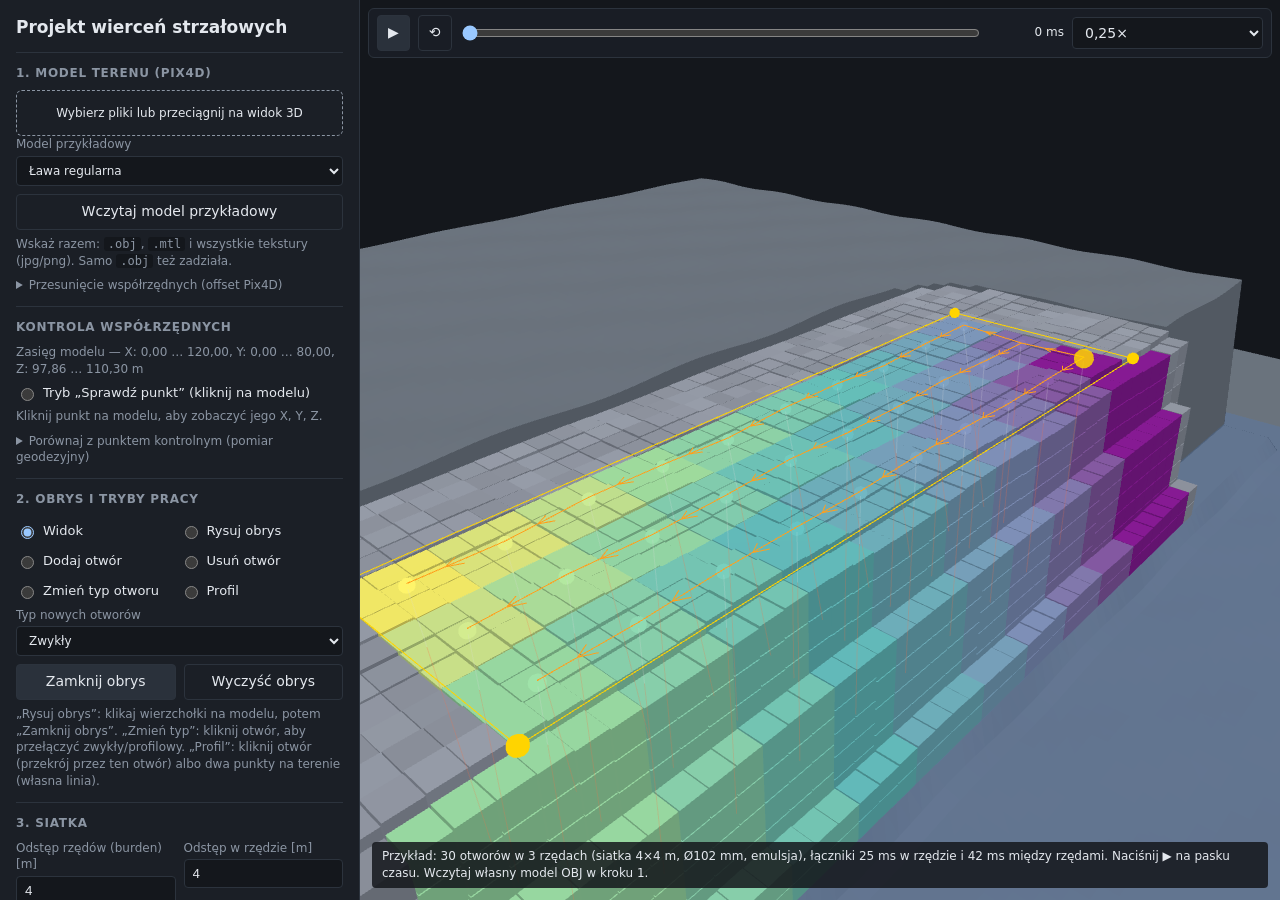
<file: index.html>
<!doctype html>
<html lang="pl">
<head>
<meta charset="utf-8">
<meta name="viewport" content="width=device-width, initial-scale=1">
<title>Projekt wierceń strzałowych</title>
<link rel="stylesheet" href="style.css">
<script type="importmap">
{ "imports": { "three": "./vendor/three/three.module.js", "three/addons/": "./vendor/three/examples/jsm/" } }
</script>
</head>
<body>
<div id="app">
  <aside id="panel">
    <h1>Projekt wierceń strzałowych</h1>

    <section>
      <h2>1. Model terenu (Pix4D)</h2>
      <label class="file">
        <input type="file" id="files" multiple accept=".obj,.mtl,.xyz,.jpg,.jpeg,.png,.tif,.tiff">
        <span>Wybierz pliki lub przeciągnij na widok 3D</span>
      </label>
      <label>Model przykładowy<select id="sampleKind"><option value="lawa">Ława regularna</option><option value="natural">Ściana naturalna po strzale (nierówna)</option></select></label>
      <button id="loadSample" class="ghost">Wczytaj model przykładowy</button>
      <p class="hint">Wskaż razem: <code>.obj</code>, <code>.mtl</code> i wszystkie tekstury (jpg/png). Samo <code>.obj</code> też zadziała.</p>
      <details>
        <summary>Przesunięcie współrzędnych (offset Pix4D)</summary>
        <label class="file"><input type="file" id="offsetFile" accept=".xyz,.txt"><span>Wczytaj plik offsetu (<code>*_offset.xyz</code>)</span></label>
        <div class="grid3">
          <label>X<input type="number" id="offX" value="0" step="any"></label>
          <label>Y<input type="number" id="offY" value="0" step="any"></label>
          <label>Z<input type="number" id="offZ" value="0" step="any"></label>
        </div>
        <p class="hint">Pix4D zapisuje go w pliku <code>*_offset.xyz</code> (trzy liczby X Y Z). Dodawany do współrzędnych modelu w tabeli, kontroli i eksporcie CSV. Plik wskazany razem z OBJ wczytuje się sam.</p>
      </details>
    </section>

    <section>
      <h2>Kontrola współrzędnych</h2>
      <p class="hint" id="extent">Zasięg modelu pojawi się po wczytaniu.</p>
      <label class="check"><input type="radio" name="mode" value="probe"> Tryb „Sprawdź punkt” (kliknij na modelu)</label>
      <p class="hint" id="probeOut">Kliknij punkt na modelu, aby zobaczyć jego X, Y, Z.</p>
      <details>
        <summary>Porównaj z punktem kontrolnym (pomiar geodezyjny)</summary>
        <div class="grid3">
          <label>X<input type="number" id="ctrlX" step="any"></label>
          <label>Y<input type="number" id="ctrlY" step="any"></label>
          <label>Z<input type="number" id="ctrlZ" step="any"></label>
        </div>
        <button id="ctrlCompare" class="ghost" style="width:100%;margin-top:8px">Porównaj z ostatnim punktem</button>
        <p class="hint" id="ctrlOut"></p>
      </details>
    </section>

    <section>
      <h2>2. Obrys i tryby pracy</h2>
      <div class="modes" id="modes">
        <label><input type="radio" name="mode" value="orbit" checked> Widok</label>
        <label><input type="radio" name="mode" value="poly"> Rysuj obrys</label>
        <label><input type="radio" name="mode" value="hole"> Dodaj otwór</label>
        <label><input type="radio" name="mode" value="del"> Usuń otwór</label>
        <label><input type="radio" name="mode" value="type"> Zmień typ otworu</label>
        <label><input type="radio" name="mode" value="prof"> Profil</label>
      </div>
      <label>Typ nowych otworów
        <select id="newType"><option value="normal">Zwykły</option><option value="profile">Profilowy</option></select>
      </label>
      <div class="row">
        <button id="closePoly">Zamknij obrys</button>
        <button id="clearPoly" class="ghost">Wyczyść obrys</button>
      </div>
      <p class="hint">„Rysuj obrys”: klikaj wierzchołki na modelu, potem „Zamknij obrys”. „Zmień typ”: kliknij otwór, aby przełączyć zwykły/profilowy. „Profil”: kliknij otwór (przekrój przez ten otwór) albo dwa punkty na terenie (własna linia).</p>
    </section>

    <section>
      <h2>3. Siatka</h2>
      <div class="grid2">
        <label>Odstęp rzędów (burden) [m]<input type="number" id="burden" value="3.5" min="0.5" step="0.1" data-regen></label>
        <label>Odstęp w rzędzie [m]<input type="number" id="spacing" value="4" min="0.5" step="0.1" data-regen></label>
        <label>Kierunek rzędów [°]<input type="number" id="rowAz" value="0" step="1" data-regen></label>
        <label>Odsunięcie od obrysu [m]<input type="number" id="edge" value="0" min="0" step="0.1" data-regen></label>
      </div>
      <label class="check"><input type="checkbox" id="stagger" checked data-regen> Szachownica (rzędy przesunięte o ½ odstępu)</label>
      <button id="suggest" class="ghost">Wartości orientacyjne wg średnicy</button>
      <div class="row">
        <button id="generate" class="primary">Generuj siatkę</button>
        <button id="clearHoles" class="ghost">Usuń wszystkie otwory</button>
      </div>
    </section>

    <section>
      <h2>4. Typ otworu: parametry</h2>
      <div class="tabs" id="typeTabs">
        <button type="button" data-type="normal" class="on">Zwykłe</button>
        <button type="button" data-type="profile">Profilowe</button>
      </div>
      <div class="grid2">
        <label>Długość otworu
          <select id="lenMode"><option value="toe">do rzędnej dna</option><option value="fixed">stała długość</option></select>
        </label>
        <label id="fixedLenBox">Stała długość [m]<input type="number" id="fixedLen" data-type value="8" min="0.5" step="0.1"></label>
        <label>Średnica otworu [mm]<input type="number" id="diameter" data-type value="95" min="30" step="1"></label>
        <label>Rzędna docelowa wyrobiska [m n.p.m.]<input type="number" id="target" data-type value="0" step="0.1"></label>
        <label>Przewiert poniżej rzędnej [m]<input type="number" id="subdrill" data-type value="1.1" min="0" step="0.1"></label>
        <label>Przybitka (stała) [m]<input type="number" id="stemming" data-type value="2.4" min="0" step="0.1"></label>
        <label>Nachylenie od pionu [°]<input type="number" id="incl" data-type value="0" min="0" max="45" step="1"></label>
        <label>Azymut nachylenia [°]<input type="number" id="inclAz" data-type value="0" step="1"></label>
        <label>Opóźnienie w otworze [ms]<input type="number" id="inhole" data-type value="500" min="0" step="1" list="inholeList"></label>
      </div>
      <p class="hint" id="toeInfo"></p>
      <label class="check"><input type="checkbox" id="showFloor" checked> Pokaż płaszczyznę rzędnej docelowej</label>
    </section>

    <section>
      <h2>5. Ładunek otworu (szablon dla typu)</h2>
      <p class="hint"><strong>Przybitka</strong> jest stała (od wlotu). <strong>Ładunek</strong>: „reszta” wypełnia wolne miejsce, a masa MW sama się dolicza; albo zadajesz długość lub masę (kg). <strong>Przesypka</strong> albo <strong>air deck</strong> (pusty odcinek, opcjonalnie z wkładką otworową): zadajesz długość i położenie (od wlotu albo rzędną), ewentualnie „reszta”, wtedy dopasowuje się do zadanej masy MW. Ładunek tuż nad przesypką o ustalonym położeniu liczy się sam.</p>
      <label class="check"><input type="checkbox" id="gassWait" data-type checked> Emulsja: odczekaj na spęcznienie przed przybitką i korkiem</label>
      <p class="hint">Zaznaczone: masa wg gęstości docelowej na długość końcową, a w chwili załadunku kolumna jest krótsza (pokazuję o ile). Odznaczone: przybitka lub korek od razu, masa wg gęstości początkowej.</p>
      <div id="tplRows"></div>
      <div class="row">
        <button id="addCharge" class="ghost">+ Ładunek</button>
        <button id="addDeck" class="ghost">+ Przekładka</button>
      </div>
      <button id="copyTpl" class="ghost" style="width:100%;margin-top:8px">Zastosuj ten szablon do drugiego typu</button>
      <p class="hint" id="tplInfo"></p>
      <details>
        <summary>Baza materiałów wybuchowych</summary>
        <div id="dbRows"></div>
        <div class="row">
          <button id="dbAdd" class="ghost">Dodaj produkt</button>
          <button id="dbReset" class="ghost">Przywróć przykładowe</button>
        </div>
        <p class="hint">Produkty przykładowe: wartości orientacyjne. Wpisz parametry z kart technicznych swoich produktów. Sypkie liczone z gęstości i średnicy otworu, nabojowane z liczby naboi.</p>
      </details>
    </section>

    <section id="netSec">
      <h2>6. Sieć i opóźnienia (nieelektryczna)</h2>
      <p class="hint">Czas odpalenia otworu = suma łączników od punktu inicjacji + opóźnienie w otworze (ustawiasz je w kroku 4). Tryb „Sieć”: klikaj kolejno otwory, aby je łączyć (A→B, potem B→C…). Ponowne kliknięcie istniejącego połączenia je usuwa.</p>
      <div class="modes">
        <label><input type="radio" name="mode" value="net"> Sieć: łącz otwory</label>
        <label><input type="radio" name="mode" value="start"> Punkt inicjacji</label>
      </div>
      <div class="grid2">
        <label>Łącznik powierzchniowy [ms]<input type="number" id="netConn" value="42" min="0" step="1" list="surfaceList"></label>
        <label>Okno ładunku na opóźnienie [ms]<input type="number" id="delayWindow" value="8" min="0" step="1"></label>
      </div>
      <details>
        <summary>Sieć automatyczna dla siatki</summary>
        <div class="grid2">
          <label>Układ<select id="autoPattern"><option value="rows">rząd po rzędzie</option><option value="V">V (od środka)</option></select></label>
          <label>W rzędzie [ms]<input type="number" id="autoAlong" value="17" min="0" step="1" list="surfaceList"></label>
          <label>Między rzędami [ms]<input type="number" id="autoBetween" value="42" min="0" step="1" list="surfaceList"></label>
        </div>
        <button id="autoNet" class="primary" style="width:100%;margin-top:8px">Utwórz sieć automatycznie</button>
      </details>
      <details>
        <summary>Katalog łączników i opóźnień (przykłady, wpisz własne)</summary>
        <label>Łączniki powierzchniowe [ms]<input type="text" id="surfaceCat" value="17, 25, 42, 67, 100"></label>
        <label>Opóźnienia w otworze [ms]<input type="text" id="inholeCat" value="400, 500, 600"></label>
        <datalist id="surfaceList"></datalist><datalist id="inholeList"></datalist>
      </details>
      <div class="row">
        <button id="netClear" class="ghost">Usuń sieć</button>
        <label style="flex:1">Kolory otworów<select id="colorMode"><option value="type">wg typu</option><option value="time">wg czasu odpalenia</option></select></label>
      </div>
      <dl id="netStats"></dl>
      <canvas id="delayChart" height="130"></canvas>
      <p class="hint" id="netWarn"></p>
    </section>

    <section id="simSec">
      <h2>7. Symulacja odstrzału (ilustracja)</h2>
      <label>Tryb
        <select id="simMode">
          <option value="off">wyłączona</option>
          <option value="time">bloczki wg czasu odpalenia</option>
          <option value="frag">rozpad bloczków (Kuz-Ram)</option>
          <option value="phys">fizyka ruchu bloczków</option>
        </select>
      </label>
      <label>Kolor bloczków
        <select id="simColor">
          <option value="size">wg wielkości odłamków</option>
          <option value="rock">wg skały z MWD (warstwy, spękania, glina)</option>
        </select>
      </label>
      <div id="sizeLegend" class="hint" hidden></div>
      <p class="hint" id="simInfo">Włącz tryb i użyj paska czasu na widoku 3D.</p>
      <div class="grid2">
        <label>Rozmiar bloczka [m] (0 = auto)<input type="number" id="blkSize" value="0" min="0" step="0.1"></label>
        <label>Maks. liczba bloczków<input type="number" id="maxBlocks" value="2500" min="200" step="100"></label>
        <label>Kierunek ku ścianie [°]<input type="number" id="simAz" placeholder="auto" step="1"></label>
        <label>Siła rozrzutu<input type="number" id="simPower" value="1" min="0.1" max="4" step="0.1"></label>
        <label>Wpływ kierunku otwarcia<input type="number" id="simRelief" value="0.8" min="0" max="2" step="0.1"></label>
        <label>Wpływ przybitki na wyrzut w górę<input type="number" id="simCrater" value="1" min="0" max="3" step="0.1"></label>
        <label>Sprawność rzutu η [% energii MW]<input type="number" id="simEta" value="4" min="0.5" max="15" step="0.5"></label>
        <label>k Richardsa-Moore'a (kratering)<input type="number" id="simKrm" value="10" min="1" max="30" step="0.5"></label>
        <label>Otoczenie skały [× zabiór]<input type="number" id="surround" value="2" min="0" max="6" step="0.5"></label>
        <label>Bryła sięga do<select id="volBase"><option value="target">rzędnej docelowej</option><option value="toe">dna otworów</option></select></label>
      </div>
      <details open>
        <summary>Skała i fragmentacja (Kuz-Ram)</summary>
        <div class="grid2">
          <label>Opis masywu<select id="rmd"><option value="powdery">sypki / kruchy</option><option value="jointed" selected>pionowo spękany</option><option value="massive">masywny</option></select></label>
          <label>Odstęp spękań<select id="jps"><option value="close">gęste (&lt;0,1 m)</option><option value="medium" selected>średnie (0,1–1 m)</option><option value="wide">rzadkie (&gt;1 m)</option></select></label>
          <label>Kąt spękań<select id="jpa"><option value="out">w stronę ociosu</option><option value="perpendicular" selected>prostopadle do ociosu</option><option value="into">w głąb masywu</option></select></label>
          <label>Gęstość skały [t/m³]<input type="number" id="rockRho" value="2.7" min="1.5" max="4" step="0.05"></label>
          <label>Moduł Younga E [GPa]<input type="number" id="rockE" value="60" min="1" step="1"></label>
          <label>Liczba Poissona ν<input type="number" id="rockNu" value="0.25" min="0" max="0.45" step="0.01"></label>
          <label>Wytrzymałość UCS [MPa]<input type="number" id="rockUcs" value="120" min="1" step="5"></label>
          <label>Współczynnik A (puste = z Lilly)<input type="number" id="rockA" placeholder="auto" step="0.1"></label>
          <label>Dokładność wiercenia σ [m]<input type="number" id="drillSd" value="0.2" min="0" step="0.05"></label>
          <label>Nadgabaryt powyżej [cm]<input type="number" id="oversize" value="100" min="10" step="5"></label>
          <label>Rozrzut zapalników [% czasu]<input type="number" id="detScatter" value="2" min="0" step="0.5"></label>
          <label class="check"><input type="checkbox" id="useTiming" checked> Wpływ opóźnień (szacunek wg Cunninghama 2005, niekalibrowany)</label>
          <p class="hint" style="margin:8px 0 2px">Dane MWD z wiercenia (syntetyczne, próbkowanie co 10 cm) – zastępują współczynnik skały z formularza:</p>
          <label class="check"><input type="checkbox" id="mwdWapien"> Syntetyczne MWD: wapień warstwowany (upad 25° na N, strzał prostopadle do upadu)</label>
          <label class="check"><input type="checkbox" id="mwdClay"> Wapień + przekładka gliny 2 m w połowie ściany (3 skrajne lewe otwory 1. szeregu)</label>
          <label class="check"><input type="checkbox" id="mwdZwiezla"> Syntetyczne MWD: skała zwięzła (granodioryt z żyłą aplitu)</label>
          <p class="hint" id="mwdInfo"></p>
        </div>
        <dl id="fragStats"></dl>
        <canvas id="fragChart" height="150"></canvas>
      </details>
      <p class="warn">Ilustracja poglądowa na podstawie metod empirycznych (Kuz-Ram, Lilly) i uproszczonej fizyki. Nie służy do wyznaczania stref bezpieczeństwa, zasięgu odłamków ani drgań. Wymaga kalibracji na danych z kopalni.</p>
    </section>

    <section>
      <h2>Podsumowanie</h2>
      <dl id="stats"></dl>
      <div class="row">
        <button id="export" class="ghost">Eksport CSV</button>
        <button id="exportXml" class="primary">Plan wierceń (XML)</button>
      </div>
      <details>
        <summary>Ustawienia eksportu planu (IREDES XML)</summary>
        <label>ID planu (PlanId)<input type="text" id="xmlPlanId" spellcheck="false"></label>
        <button type="button" id="xmlNewPlan" class="ghost" style="width:100%;margin:6px 0">Nowy ID planu</button>
        <p class="hint">ID planu jest stały dla projektu (zapisuje się w pliku projektu i w XML). Do niego przypisuje się wiercenie, ładowanie i pliki MWD. Nowy ID wygeneruj tylko dla nowej wersji planu.</p>
        <div class="grid2">
          <label>Nazwa planu<input type="text" id="xmlName" value="Plan 1"></label>
          <label>Projekt<input type="text" id="xmlProject" value=""></label>
          <label>Układ współrzędnych<input type="text" id="xmlCrs" value="ETRF2000-PL / CS2000/21"></label>
          <label>Komentarz<input type="text" id="xmlComment" value=""></label>
          <label>TypeOfHole: zwykłe<input type="text" id="xmlTypeNormal" value="Undefined"></label>
          <label>TypeOfHole: profilowe<input type="text" id="xmlTypeProfile" value="Undefined"></label>
        </div>
        <label class="check"><input type="checkbox" id="xmlChk" checked> Dołącz sumę kontrolną (ChkSum)</label>
        <p class="hint">Współrzędne w kolejności N, E, H (PointX = północ, PointY = wschód). Suma kontrolna liczona jako CRC32, nie wiadomo, czy odbiorca ją sprawdza.</p>
      </details>
      <div id="databox" hidden>
        <p class="hint" id="dataTitle"></p>
        <textarea id="dataText" rows="7" spellcheck="false"></textarea>
        <div class="row">
          <button id="dataCopy">Kopiuj</button>
          <button id="dataLoad" class="ghost" hidden>Wczytaj z tekstu</button>
          <button id="dataClose" class="ghost">Zamknij</button>
        </div>
      </div>
    </section>

    <section>
      <h2>Projekt</h2>
      <div class="row">
        <button id="saveProject" class="ghost">Zapisz projekt</button>
        <button id="pasteProject" class="ghost">Wklej projekt</button>
      </div>
      <label class="file"><input type="file" id="projectFile" accept=".json,application/json"><span>Wczytaj plik projektu (<code>.json</code>)</span></label>
      <p class="hint">Projekt zawiera obrys, otwory, typy, szablony ładunku i bazę MW. Model OBJ wczytaj ten sam co przy zapisie.</p>
    </section>

    <section>
      <h2>Otwory</h2>
      <div class="tablewrap"><table id="holes"><thead>
        <tr><th>Nr</th><th>Typ</th><th>E (X)</th><th>N (Y)</th><th>Z</th><th>L [m]</th><th>kg</th><th>t [ms]</th></tr>
      </thead><tbody></tbody></table></div>
    </section>

    <p class="warn">Narzędzie pomocnicze. Projekt strzałowy musi zweryfikować i zatwierdzić uprawniona osoba (kierownik strzałowy / dozór ruchu). Wartości orientacyjne nie zastępują obliczeń i przepisów obowiązujących w zakładzie.</p>
  </aside>

  <main id="view">
    <canvas id="canvas"></canvas>
    <div id="timeline" hidden>
      <button id="tlPlay" title="Odtwórz / wstrzymaj">▶</button>
      <button id="tlReset" class="ghost" title="Od początku">⟲</button>
      <input type="range" id="tlSlider" min="0" max="1000" value="0" step="1" aria-label="Czas">
      <span id="tlTime">0 ms</span>
      <select id="tlSpeed" aria-label="Szybkość">
        <option value="0.05">0,05×</option><option value="0.1">0,1×</option><option value="0.25" selected>0,25×</option><option value="0.5">0,5×</option><option value="1">1× (czas rzeczywisty)</option>
      </select>
    </div>
    <div id="profile" hidden>
      <div class="phead">
        <strong>Profil</strong>
        <select id="profHole" aria-label="Otwór profilowy"></select>
        <label>Pół długości [m]<input type="number" id="profHalf" value="12" min="2" step="1"></label>
        <label>Pasmo ± [m]<input type="number" id="profBand" value="1" min="0.2" step="0.2"></label>
        <button id="profClose" class="ghost">Zamknij</button>
      </div>
      <canvas id="profCanvas"></canvas>
      <div id="profInfo" class="hint"></div>
    </div>
    <div id="status">Wczytaj model OBJ, aby zacząć.</div>
    <div id="drop">Upuść pliki tutaj</div>
  </main>
</div>
<script type="module" src="app.js"></script>
</body>
</html>
</file>
<file: style.css>
:root {
  color-scheme: dark;
  --bg: #14171c; --panel: #1b1f26; --line: #2c333d; --text: #e4e8ee; --muted: #8b95a3;
  --accent: #f0a30a; --accent-text: #1b1300;
}
* { box-sizing: border-box; }
html, body { margin: 0; height: 100%; background: var(--bg); color: var(--text); font: 14px/1.4 system-ui, sans-serif; }
#app { display: grid; grid-template-columns: 360px 1fr; height: 100%; }
#panel { overflow-y: auto; padding: 12px 16px 24px; background: var(--panel); border-right: 1px solid var(--line); }
h1 { font-size: 17px; margin: 4px 0 12px; }
h2 { font-size: 12px; text-transform: uppercase; letter-spacing: .06em; color: var(--muted); margin: 0 0 8px; }
section { padding: 12px 0; border-top: 1px solid var(--line); }
label { display: flex; flex-direction: column; gap: 3px; font-size: 12px; color: var(--muted); }
label.check, .modes label { flex-direction: row; align-items: center; gap: 6px; color: var(--text); font-size: 13px; margin: 6px 0; }
input[type=number] { width: 100%; padding: 6px 8px; background: var(--bg); color: var(--text); border: 1px solid var(--line); border-radius: 4px; }
input[type=number]:focus, button:focus-visible { outline: 2px solid var(--accent); outline-offset: 1px; }
.grid2 { display: grid; grid-template-columns: 1fr 1fr; gap: 8px; }
.grid3 { display: grid; grid-template-columns: repeat(3, 1fr); gap: 8px; margin-top: 8px; }
.row { display: flex; gap: 8px; margin-top: 8px; }
.modes { display: grid; grid-template-columns: 1fr 1fr; }
button { padding: 7px 10px; border-radius: 4px; border: 1px solid var(--line); background: #2a313b; color: var(--text); cursor: pointer; font: inherit; }
button:hover { background: #343c48; }
button.primary { background: var(--accent); color: var(--accent-text); border-color: var(--accent); font-weight: 600; }
button.primary:hover { filter: brightness(1.08); }
button.ghost { background: transparent; }
.row button { flex: 1; }
#suggest { width: 100%; margin-top: 8px; }
.file { border: 1px dashed var(--muted); border-radius: 6px; padding: 14px; text-align: center; cursor: pointer; color: var(--text); }
.file input { display: none; }
.file:hover { border-color: var(--accent); }
.hint { color: var(--muted); font-size: 12px; margin: 6px 0 0; }
.warn { color: var(--muted); font-size: 11px; border-top: 1px solid var(--line); padding-top: 12px; }
code { background: var(--bg); padding: 0 4px; border-radius: 3px; }
details summary { cursor: pointer; font-size: 12px; color: var(--muted); margin-top: 8px; }
dl { display: grid; grid-template-columns: 1fr auto; gap: 4px 12px; margin: 0 0 10px; }
dt { color: var(--muted); } dd { margin: 0; text-align: right; font-variant-numeric: tabular-nums; }
.tablewrap { max-height: 260px; overflow: auto; border: 1px solid var(--line); border-radius: 4px; }
table { width: 100%; border-collapse: collapse; font-size: 12px; font-variant-numeric: tabular-nums; }
th, td { padding: 3px 6px; text-align: right; } th:first-child, td:first-child { text-align: left; }
thead th { position: sticky; top: 0; background: #232a33; }
tbody tr:nth-child(even) { background: #20262e; }
#view { position: relative; min-width: 0; }
#canvas { width: 100%; height: 100%; display: block; }
#status { position: absolute; left: 12px; bottom: 12px; padding: 6px 10px; background: rgba(20,23,28,.85); border-radius: 4px; font-size: 12px; max-width: calc(100% - 24px); }
#drop { display: none; position: absolute; inset: 0; align-items: center; justify-content: center; font-size: 22px; background: rgba(240,163,10,.18); border: 3px dashed var(--accent); }
#view.dragging #drop { display: flex; }
#view.tool #canvas { cursor: crosshair; }
@media (max-width: 800px) {
  #app { grid-template-columns: 1fr; grid-template-rows: 55% 45%; }
  #view { order: -1; } #panel { border-right: 0; border-top: 1px solid var(--line); }
}
[hidden] { display: none !important; }
#loadSample { width: 100%; margin-top: 8px; }
#csvbox { margin-top: 10px; }
textarea { width: 100%; padding: 6px 8px; background: var(--bg); color: var(--text); border: 1px solid var(--line); border-radius: 4px; font: 12px/1.4 ui-monospace, monospace; white-space: pre; }
@media (pointer: coarse) { input[type=number] { font-size: 16px; } button { min-height: 40px; } }

input[type=text], select { width: 100%; padding: 6px 8px; background: var(--bg); color: var(--text); border: 1px solid var(--line); border-radius: 4px; font: inherit; }
.modes { grid-template-columns: 1fr 1fr; }
.tabs { display: flex; gap: 0; margin-bottom: 8px; }
.tabs button { flex: 1; border-radius: 0; }
.tabs button:first-child { border-radius: 4px 0 0 4px; } .tabs button:last-child { border-radius: 0 4px 4px 0; }
.tabs button.on { background: var(--accent); color: var(--accent-text); border-color: var(--accent); font-weight: 600; }
.tplrow, .prod { display: flex; flex-wrap: wrap; align-items: center; gap: 6px; padding: 6px; margin-bottom: 6px; border: 1px solid var(--line); border-radius: 4px; background: #20262e; }
.tplrow .k { width: 74px; font-size: 12px; color: var(--muted); }
.tplrow select { flex: 1; min-width: 110px; }
.tplrow input[type=number] { width: 72px; }
.tplrow .flex { flex-direction: row; align-items: center; gap: 4px; color: var(--text); font-size: 12px; }
.tplrow button, .prod button { padding: 4px 8px; min-height: 0; }
.prod input[type=text] { flex: 1 1 100%; }
.prod label { flex: 1 1 70px; }
.prod input[type=color] { width: 40px; height: 28px; padding: 0; border: 1px solid var(--line); background: none; }
#databox { margin-top: 10px; }
#databox textarea { font-size: 11px; }
#profile { position: absolute; left: 0; right: 0; bottom: 0; height: min(300px, 48%); background: var(--panel); border-top: 1px solid var(--line); display: flex; flex-direction: column; }
.phead { display: flex; flex-wrap: wrap; align-items: end; gap: 8px; padding: 6px 10px; }
.phead select { width: auto; min-width: 120px; } .phead input { width: 80px; }
.phead label { flex-direction: column; }
#profCanvas { flex: 1; min-height: 0; width: 100%; display: block; }
#profInfo { padding: 2px 10px 6px; margin: 0; }
#view.hasProfile #status { bottom: min(312px, 50%); }
#tplInfo { white-space: pre-line; font-variant-numeric: tabular-nums; }
.tplrow { display: block; }
.tplhead, .tplbody { display: flex; flex-wrap: wrap; align-items: center; gap: 6px; }
.tplbody { margin-top: 6px; }
.tplhead select { flex: 1 1 0; min-width: 0; }
.tplbody select { width: auto; flex: 0 1 auto; max-width: 48%; }
.tplbody .tools { margin-left: auto; display: flex; gap: 4px; }
.tplrow .k { width: auto; }

#timeline { position: absolute; top: 8px; left: 8px; right: 8px; display: flex; align-items: center; gap: 8px; padding: 6px 8px; background: rgba(27,31,38,.92); border: 1px solid var(--line); border-radius: 6px; z-index: 2; }
#timeline #tlSlider { flex: 1; min-width: 60px; }
#timeline select { width: auto; }
#tlTime { min-width: 74px; text-align: right; font-variant-numeric: tabular-nums; font-size: 12px; }
#delayChart, #fragChart { width: 100%; display: block; margin-top: 6px; background: var(--bg); border: 1px solid var(--line); border-radius: 4px; }
</file>
